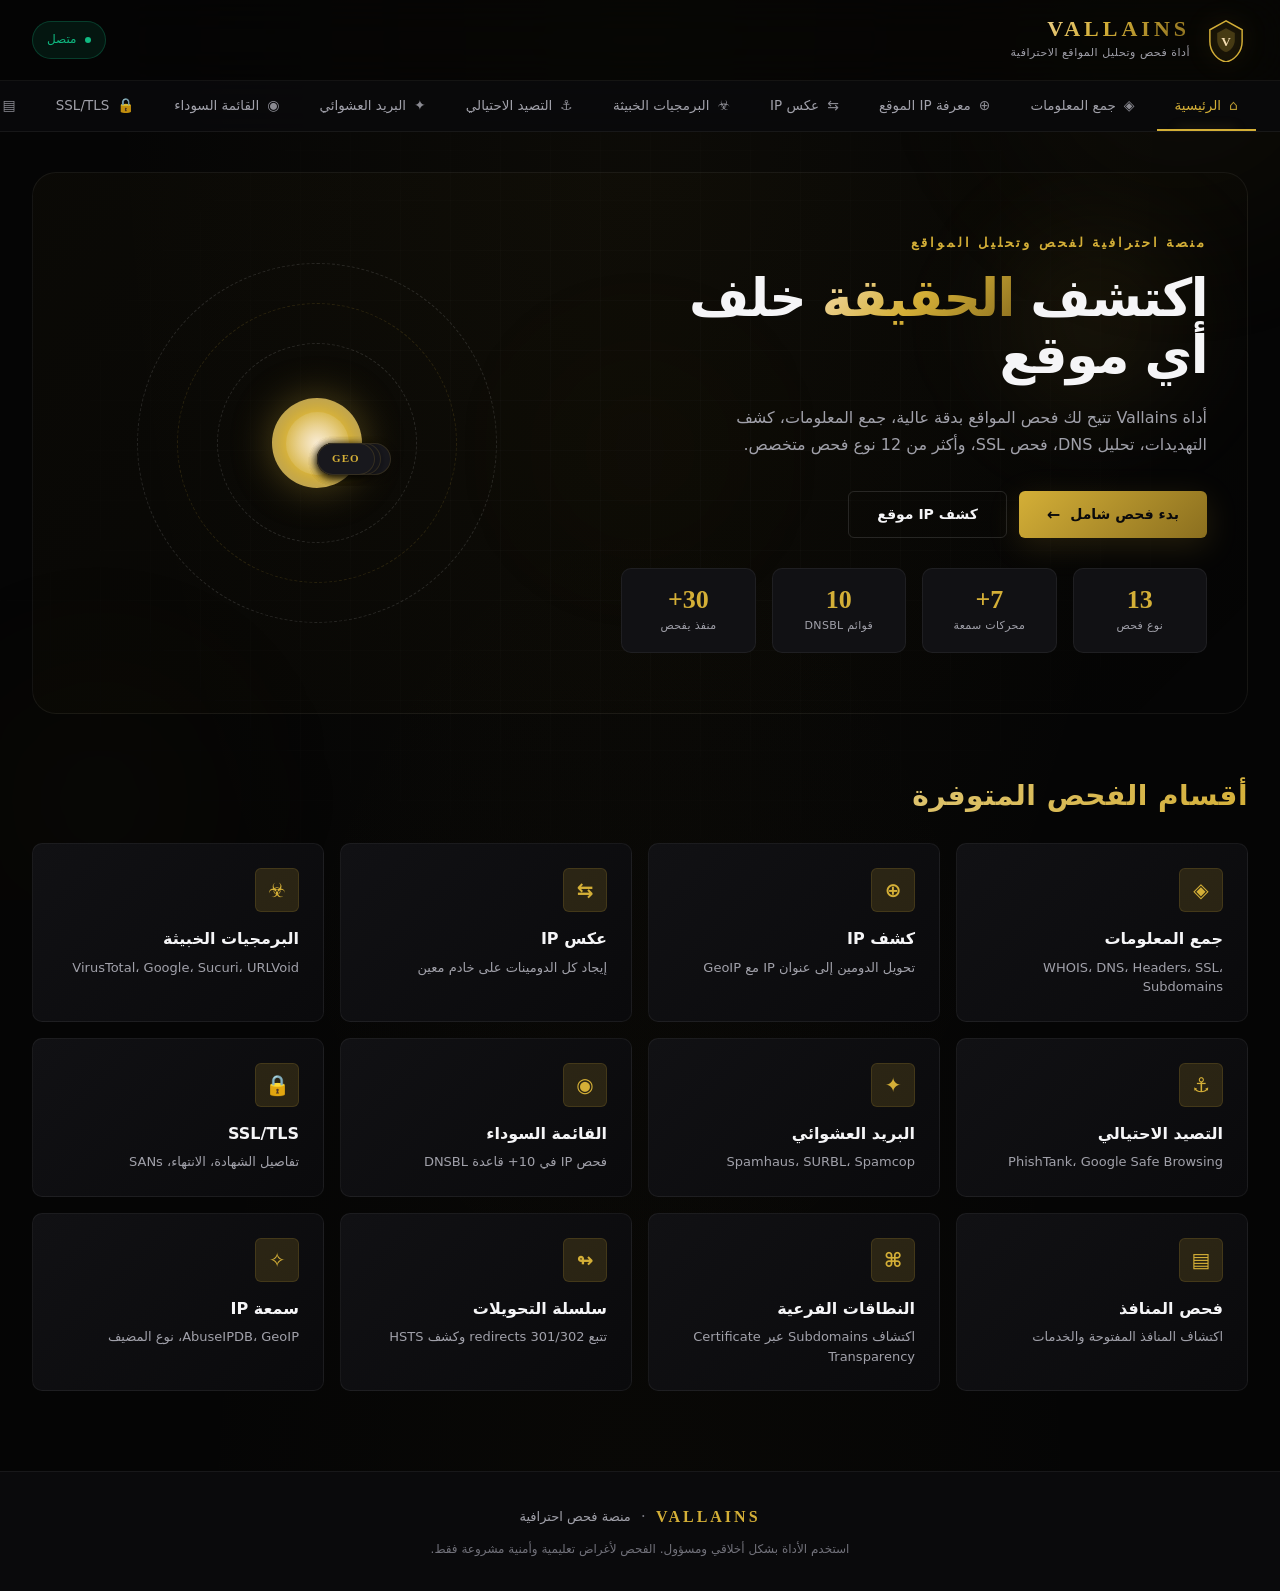
<file: index.html>
<!DOCTYPE html>
<html lang="ar" dir="rtl">
<head>
    <meta charset="UTF-8">
    <meta name="viewport" content="width=device-width, initial-scale=1.0">
    <title>Vallains — أداة فحص المواقع الاحترافية</title>
    <!-- Security Meta Tags -->
    <meta http-equiv="Content-Security-Policy" content="default-src 'self'; script-src 'self' 'unsafe-inline' https://fonts.googleapis.com https://cdn.jsdelivr.net; style-src 'self' 'unsafe-inline' https://fonts.googleapis.com; font-src 'self' https://fonts.gstatic.com; img-src 'self' data:; connect-src 'self' https://dns.google https://ipapi.co http://ip-api.com https://api.hackertarget.com https://api.sublist3r.com;">
    <meta http-equiv="X-Content-Type-Options" content="nosniff">
    <meta http-equiv="X-Frame-Options" content="DENY">
    <meta http-equiv="X-XSS-Protection" content="1; mode=block">
    <meta name="robots" content="noindex, nofollow">
    <meta name="referrer" content="strict-origin-when-cross-origin">
    <!-- Disable browser features -->
    <meta name="permissions-policy" content="geolocation=(), microphone=(), camera=()">
    <link rel="preconnect" href="https://fonts.googleapis.com">
    <link rel="preconnect" href="https://fonts.gstatic.com" crossorigin>
    <link href="https://fonts.googleapis.com/css2?family=Cairo:wght@300;400;500;600;700;800;900&family=Cinzel:wght@400;500;600;700;800&family=JetBrains+Mono:wght@400;500;600&display=swap" rel="stylesheet">
    <link rel="stylesheet" href="./css/style.css">
</head>
<body>
    <div class="bg-effects">
        <div class="orb orb-1"></div>
        <div class="orb orb-2"></div>
        <div class="orb orb-3"></div>
        <div class="grid-overlay"></div>
    </div>

    <header class="header">
        <div class="header-inner">
            <div class="brand">
                <div class="logo-mark">
                    <svg viewBox="0 0 60 60" fill="none" xmlns="http://www.w3.org/2000/svg">
                        <path d="M30 4L8 16v16c0 13.3 9.4 25.3 22 28 12.6-2.7 22-14.7 22-28V16L30 4z" stroke="url(#g1)" stroke-width="2" fill="rgba(212,175,55,0.05)"/>
                        <path d="M30 14L18 20.4v9.6c0 7.8 5.5 14.7 12 16.4 6.5-1.7 12-8.6 12-16.4v-9.6L30 14z" fill="url(#g2)" opacity="0.6"/>
                        <text x="30" y="38" text-anchor="middle" font-family="Cinzel" font-weight="700" font-size="18" fill="url(#g3)">V</text>
                        <defs>
                            <linearGradient id="g1" x1="0" y1="0" x2="60" y2="60">
                                <stop offset="0%" stop-color="#D4AF37"/>
                                <stop offset="100%" stop-color="#8B6F1F"/>
                            </linearGradient>
                            <linearGradient id="g2" x1="0" y1="0" x2="0" y2="60">
                                <stop offset="0%" stop-color="#D4AF37" stop-opacity="0.4"/>
                                <stop offset="100%" stop-color="#8B6F1F" stop-opacity="0.1"/>
                            </linearGradient>
                            <linearGradient id="g3" x1="0" y1="0" x2="0" y2="40">
                                <stop offset="0%" stop-color="#F5DEB3"/>
                                <stop offset="100%" stop-color="#D4AF37"/>
                            </linearGradient>
                        </defs>
                    </svg>
                </div>
                <div class="brand-text">
                    <h1 class="brand-name">VALLAINS</h1>
                    <p class="brand-tagline">أداة فحص وتحليل المواقع الاحترافية</p>
                </div>
            </div>
            <div class="header-status">
                <span class="status-dot"></span>
                <span class="status-text">متصل</span>
            </div>
        </div>
    </header>

    <nav class="tabs-nav">
        <div class="tabs-inner">
            <button class="tab-btn active" data-tab="home">
                <span class="tab-icon">⌂</span>
                <span>الرئيسية</span>
            </button>
            <button class="tab-btn" data-tab="info">
                <span class="tab-icon">◈</span>
                <span>جمع المعلومات</span>
            </button>
            <button class="tab-btn" data-tab="resolve">
                <span class="tab-icon">⊕</span>
                <span>معرفة IP الموقع</span>
            </button>
            <button class="tab-btn" data-tab="reverse">
                <span class="tab-icon">⇆</span>
                <span>عكس IP</span>
            </button>
            <button class="tab-btn" data-tab="malware">
                <span class="tab-icon">☣</span>
                <span>البرمجيات الخبيثة</span>
            </button>
            <button class="tab-btn" data-tab="phishing">
                <span class="tab-icon">⚓</span>
                <span>التصيد الاحتيالي</span>
            </button>
            <button class="tab-btn" data-tab="spam">
                <span class="tab-icon">✦</span>
                <span>البريد العشوائي</span>
            </button>
            <button class="tab-btn" data-tab="blacklist">
                <span class="tab-icon">◉</span>
                <span>القائمة السوداء</span>
            </button>
            <button class="tab-btn" data-tab="ssl">
                <span class="tab-icon">🔒</span>
                <span>SSL/TLS</span>
            </button>
            <button class="tab-btn" data-tab="ports">
                <span class="tab-icon">▤</span>
                <span>فحص المنافذ</span>
            </button>
            <button class="tab-btn" data-tab="subdomains">
                <span class="tab-icon">⌘</span>
                <span>النطاقات الفرعية</span>
            </button>
            <button class="tab-btn" data-tab="redirects">
                <span class="tab-icon">↬</span>
                <span>التحويلات</span>
            </button>
            <button class="tab-btn" data-tab="reputation">
                <span class="tab-icon">✧</span>
                <span>سمعة IP</span>
            </button>
            <button class="tab-btn" data-tab="vulns">
                <span class="tab-icon">🔴</span>
                <span>الثغرات</span>
            </button>
            <button class="tab-btn" data-tab="email">
                <span class="tab-icon">📧</span>
                <span>أمان البريد</span>
            </button>
            <button class="tab-btn" data-tab="dnssec">
                <span class="tab-icon">🔐</span>
                <span>DNSSEC</span>
            </button>
        </div>
    </nav>

    <main class="main">
        <div class="tab-content active" id="tab-home">
            <div class="hero">
                <div class="hero-content">
                    <p class="hero-eyebrow">منصة احترافية لفحص وتحليل المواقع</p>
                    <h2 class="hero-title">اكتشف <span class="gold">الحقيقة</span> خلف أي موقع</h2>
                    <p class="hero-desc">أداة Vallains تتيح لك فحص المواقع بدقة عالية، جمع المعلومات، كشف التهديدات، تحليل DNS، فحص SSL، وأكثر من 12 نوع فحص متخصص.</p>
                    <div class="hero-actions">
                        <button class="btn-primary" data-tab-action="info">
                            <span>بدء فحص شامل</span>
                            <span class="btn-arrow">←</span>
                        </button>
                        <button class="btn-ghost" data-tab-action="resolve">
                            <span>كشف IP موقع</span>
                        </button>
                    </div>
                    <div class="stats-row">
                        <div class="stat-box">
                            <div class="stat-num">13</div>
                            <div class="stat-label">نوع فحص</div>
                        </div>
                        <div class="stat-box">
                            <div class="stat-num">7+</div>
                            <div class="stat-label">محركات سمعة</div>
                        </div>
                        <div class="stat-box">
                            <div class="stat-num">10</div>
                            <div class="stat-label">قوائم DNSBL</div>
                        </div>
                        <div class="stat-box">
                            <div class="stat-num">30+</div>
                            <div class="stat-label">منفذ يفحص</div>
                        </div>
                    </div>
                </div>
                <div class="hero-visual">
                    <div class="orbit">
                        <div class="orbit-ring ring-1"></div>
                        <div class="orbit-ring ring-2"></div>
                        <div class="orbit-ring ring-3"></div>
                        <div class="orbit-core">
                            <div class="core-inner"></div>
                        </div>
                        <div class="orbit-node n1">DNS</div>
                        <div class="orbit-node n2">SSL</div>
                        <div class="orbit-node n3">IP</div>
                        <div class="orbit-node n4">WHOIS</div>
                        <div class="orbit-node n5">SCAN</div>
                        <div class="orbit-node n6">GEO</div>
                    </div>
                </div>
            </div>

            <section class="features">
                <h3 class="section-title">أقسام الفحص المتوفرة</h3>
                <div class="features-grid">
                    <div class="feature-card" data-tab-action="info">
                        <div class="feature-icon">◈</div>
                        <h4>جمع المعلومات</h4>
                        <p>WHOIS، DNS، Headers، SSL، Subdomains</p>
                    </div>
                    <div class="feature-card" data-tab-action="resolve">
                        <div class="feature-icon">⊕</div>
                        <h4>كشف IP</h4>
                        <p>تحويل الدومين إلى عنوان IP مع GeoIP</p>
                    </div>
                    <div class="feature-card" data-tab-action="reverse">
                        <div class="feature-icon">⇆</div>
                        <h4>عكس IP</h4>
                        <p>إيجاد كل الدومينات على خادم معين</p>
                    </div>
                    <div class="feature-card" data-tab-action="malware">
                        <div class="feature-icon">☣</div>
                        <h4>البرمجيات الخبيثة</h4>
                        <p>VirusTotal، Google، Sucuri، URLVoid</p>
                    </div>
                    <div class="feature-card" data-tab-action="phishing">
                        <div class="feature-icon">⚓</div>
                        <h4>التصيد الاحتيالي</h4>
                        <p>PhishTank، Google Safe Browsing</p>
                    </div>
                    <div class="feature-card" data-tab-action="spam">
                        <div class="feature-icon">✦</div>
                        <h4>البريد العشوائي</h4>
                        <p>Spamhaus، SURBL، Spamcop</p>
                    </div>
                    <div class="feature-card" data-tab-action="blacklist">
                        <div class="feature-icon">◉</div>
                        <h4>القائمة السوداء</h4>
                        <p>فحص IP في 10+ قاعدة DNSBL</p>
                    </div>
                    <div class="feature-card" data-tab-action="ssl">
                        <div class="feature-icon">🔒</div>
                        <h4>SSL/TLS</h4>
                        <p>تفاصيل الشهادة، الانتهاء، SANs</p>
                    </div>
                    <div class="feature-card" data-tab-action="ports">
                        <div class="feature-icon">▤</div>
                        <h4>فحص المنافذ</h4>
                        <p>اكتشاف المنافذ المفتوحة والخدمات</p>
                    </div>
                    <div class="feature-card" data-tab-action="subdomains">
                        <div class="feature-icon">⌘</div>
                        <h4>النطاقات الفرعية</h4>
                        <p>اكتشاف Subdomains عبر Certificate Transparency</p>
                    </div>
                    <div class="feature-card" data-tab-action="redirects">
                        <div class="feature-icon">↬</div>
                        <h4>سلسلة التحويلات</h4>
                        <p>تتبع 301/302 redirects وكشف HSTS</p>
                    </div>
                    <div class="feature-card" data-tab-action="reputation">
                        <div class="feature-icon">✧</div>
                        <h4>سمعة IP</h4>
                        <p>AbuseIPDB، GeoIP، نوع المضيف</p>
                    </div>
                </div>
            </section>
        </div>

        <div class="tab-content" id="tab-info">
            <div class="section-header">
                <h2 class="section-title-large">◈ جمع المعلومات الشامل</h2>
                <p class="section-desc">فحص كامل يشمل WHOIS, DNS, HTTP Headers, SSL, Subdomains, GeoIP</p>
            </div>
            <div class="input-group">
                <input type="text" id="info-target" class="text-input" placeholder="example.com" dir="ltr" autocomplete="off">
                <button class="btn-execute" data-action="info">
                    <span class="btn-label">فحص</span>
                    <span class="btn-icon">◈</span>
                </button>
                <button class="btn-scan-all btn-primary" style="background: linear-gradient(135deg, #DC2626 0%, #991B1B 100%);">
                    <span class="btn-label">🔴 فحص شامل</span>
                </button>
            </div>
        </div>

        <div class="tab-content" id="tab-resolve">
            <div class="section-header">
                <h2 class="section-title-large">⊕ كشف عنوان IP</h2>
                <p class="section-desc">تحويل اسم الدومين إلى عنوان IP مع بيانات GeoIP الكاملة</p>
            </div>
            <div class="input-group">
                <input type="text" id="resolve-target" class="text-input" placeholder="example.com" dir="ltr" autocomplete="off">
                <button class="btn-execute" data-action="resolve">
                    <span class="btn-label">كشف IP</span>
                    <span class="btn-icon">⊕</span>
                </button>
            </div>
        </div>

        <div class="tab-content" id="tab-reverse">
            <div class="section-header">
                <h2 class="section-title-large">⇆ عكس DNS / IP</h2>
                <p class="section-desc">إيجاد اسم المضيف وكل المواقع المستضافة على نفس الخادم</p>
            </div>
            <div class="input-group">
                <input type="text" id="reverse-target" class="text-input" placeholder="8.8.8.8" dir="ltr" autocomplete="off">
                <button class="btn-execute" data-action="reverse">
                    <span class="btn-label">عكس البحث</span>
                    <span class="btn-icon">⇆</span>
                </button>
            </div>
        </div>

        <div class="tab-content" id="tab-malware">
            <div class="section-header">
                <h2 class="section-title-large">☣ فحص البرمجيات الخبيثة</h2>
                <p class="section-desc">فحص عبر أقوى محركات الفحص العالمية لكشف Malware, Trojan, Virus</p>
            </div>
            <div class="input-group">
                <input type="text" id="malware-target" class="text-input" placeholder="example.com" dir="ltr" autocomplete="off">
                <button class="btn-execute" data-action="threat-malware">
                    <span class="btn-label">فحص شامل</span>
                    <span class="btn-icon">☣</span>
                </button>
            </div>
        </div>

        <div class="tab-content" id="tab-phishing">
            <div class="section-header">
                <h2 class="section-title-large">⚓ فحص التصيد الاحتيالي</h2>
                <p class="section-desc">اكتشاف مواقع الـ Phishing وقواعد بيانات الـ Fraud المعروفة</p>
            </div>
            <div class="input-group">
                <input type="text" id="phishing-target" class="text-input" placeholder="example.com" dir="ltr" autocomplete="off">
                <button class="btn-execute" data-action="threat-phishing">
                    <span class="btn-label">كشف التصيد</span>
                    <span class="btn-icon">⚓</span>
                </button>
            </div>
        </div>

        <div class="tab-content" id="tab-spam">
            <div class="section-header">
                <h2 class="section-title-large">✦ فحص البريد العشوائي (Spam)</h2>
                <p class="section-desc">التحقق من إدراج الـ IP في قوائم Spamhaus و SURBL العالمية</p>
            </div>
            <div class="input-group">
                <input type="text" id="spam-target" class="text-input" placeholder="example.com أو IP" dir="ltr" autocomplete="off">
                <button class="btn-execute" data-action="blacklist">
                    <span class="btn-label">فحص الـ Spam</span>
                    <span class="btn-icon">✦</span>
                </button>
            </div>
        </div>

        <div class="tab-content" id="tab-blacklist">
            <div class="section-header">
                <h2 class="section-title-large">◉ فحص القائمة السوداء DNSBL</h2>
                <p class="section-desc">اختبار IP في 10 قواعد بيانات عالمية معروفة للقوائم السوداء</p>
            </div>
            <div class="input-group">
                <input type="text" id="blacklist-target" class="text-input" placeholder="example.com أو IP" dir="ltr" autocomplete="off">
                <button class="btn-execute" data-action="blacklist">
                    <span class="btn-label">فحص القوائم</span>
                    <span class="btn-icon">◉</span>
                </button>
            </div>
        </div>

        <div class="tab-content" id="tab-ssl">
            <div class="section-header">
                <h2 class="section-title-large">🔒 فحص شهادة SSL/TLS</h2>
                <p class="section-desc">تفاصيل الشهادة، الجهة المُصدرة، تاريخ الانتهاء، SANs</p>
            </div>
            <div class="input-group">
                <input type="text" id="ssl-target" class="text-input" placeholder="example.com" dir="ltr" autocomplete="off">
                <button class="btn-execute" data-action="ssl">
                    <span class="btn-label">فحص SSL</span>
                    <span class="btn-icon">🔒</span>
                </button>
            </div>
        </div>

        <div class="tab-content" id="tab-ports">
            <div class="section-header">
                <h2 class="section-title-large">▤ فحص المنافذ المفتوحة</h2>
                <p class="section-desc">اكتشاف المنافذ النشطة والخدمات العاملة على الخادم (30+ منفذ)</p>
            </div>
            <div class="input-group">
                <input type="text" id="ports-target" class="text-input" placeholder="example.com أو IP" dir="ltr" autocomplete="off">
                <button class="btn-execute" data-action="ports">
                    <span class="btn-label">فحص المنافذ</span>
                    <span class="btn-icon">▤</span>
                </button>
            </div>
        </div>

        <div class="tab-content" id="tab-subdomains">
            <div class="section-header">
                <h2 class="section-title-large">⌘ اكتشاف النطاقات الفرعية</h2>
                <p class="section-desc">جمع Subdomains من سجلات Certificate Transparency</p>
            </div>
            <div class="input-group">
                <input type="text" id="subdomains-target" class="text-input" placeholder="example.com" dir="ltr" autocomplete="off">
                <button class="btn-execute" data-action="subdomains">
                    <span class="btn-label">اكتشاف النطاقات</span>
                    <span class="btn-icon">⌘</span>
                </button>
            </div>
        </div>

        <div class="tab-content" id="tab-redirects">
            <div class="section-header">
                <h2 class="section-title-large">↬ تتبع سلسلة التحويلات</h2>
                <p class="section-desc">تتبع 301/302 redirects وكشف رؤوس الأمان في كل قفزة</p>
            </div>
            <div class="input-group">
                <input type="text" id="redirects-target" class="text-input" placeholder="example.com" dir="ltr" autocomplete="off">
                <button class="btn-execute" data-action="redirects">
                    <span class="btn-label">تتبع التحويلات</span>
                    <span class="btn-icon">↬</span>
                </button>
            </div>
        </div>

        <div class="tab-content" id="tab-reputation">
            <div class="section-header">
                <h2 class="section-title-large">✧ سمعة وتحليل IP</h2>
                <p class="section-desc">AbuseIPDB، GeoIP، تحديد نوع المضيف (استضافة/سكني/موبايل)</p>
            </div>
            <div class="input-group">
                <input type="text" id="reputation-target" class="text-input" placeholder="example.com أو IP" dir="ltr" autocomplete="off">
                <button class="btn-execute" data-action="reputation">
                    <span class="btn-label">تحليل السمعة</span>
                    <span class="btn-icon">✧</span>
                </button>
            </div>
        </div>

        <div class="tab-content" id="tab-vulns">
            <div class="section-header">
                <h2 class="section-title-large">🔴 فحص الثغرات الأمنية</h2>
                <p class="section-desc">اكتشاف الثغرات الشائعة: .git exposed، debug mode، phpinfo، open directories</p>
            </div>
            <div class="input-group">
                <input type="text" id="vulns-target" class="text-input" placeholder="example.com" dir="ltr" autocomplete="off">
                <button class="btn-execute" data-action="vulns">
                    <span class="btn-label">فحص الثغرات</span>
                    <span class="btn-icon">🔴</span>
                </button>
            </div>
        </div>

        <div class="tab-content" id="tab-email">
            <div class="section-header">
                <h2 class="section-title-large">📧 أمان البريد الإلكتروني</h2>
                <p class="section-desc">فحص SPF, DKIM, DMARC records وأمان خوادم البريد</p>
            </div>
            <div class="input-group">
                <input type="text" id="email-target" class="text-input" placeholder="example.com" dir="ltr" autocomplete="off">
                <button class="btn-execute" data-action="email">
                    <span class="btn-label">فحص أمان البريد</span>
                    <span class="btn-icon">📧</span>
                </button>
            </div>
        </div>

        <div class="tab-content" id="tab-dnssec">
            <div class="section-header">
                <h2 class="section-title-large">🔐 DNSSEC و DNS</h2>
                <p class="section-desc">فحص DNSSEC وانتشار DNS عبر خوادم متعددة</p>
            </div>
            <div class="input-group">
                <input type="text" id="dnssec-target" class="text-input" placeholder="example.com" dir="ltr" autocomplete="off">
                <button class="btn-execute" data-action="dnssec">
                    <span class="btn-label">فحص DNSSEC</span>
                    <span class="btn-icon">🔐</span>
                </button>
            </div>
        </div>

        <div class="results-container" id="results" style="display:none;">
            <div class="results-header">
                <h3 id="results-title">نتائج الفحص</h3>
                <div class="results-meta">
                    <span class="meta-pill" id="results-target-display"></span>
                    <span class="meta-pill" id="results-time"></span>
                </div>
            </div>
            <div class="results-body" id="results-body"></div>
        </div>

        <div class="loader-overlay" id="loader" style="display:none;">
            <div class="loader-card">
                <div class="loader-spinner">
                    <div class="spinner-ring"></div>
                    <div class="spinner-ring"></div>
                    <div class="spinner-ring"></div>
                </div>
                <p class="loader-text" id="loader-text">جاري الفحص...</p>
                <p class="loader-sub" id="loader-sub">يرجى الانتظار</p>
            </div>
        </div>
    </main>

    <footer class="footer">
        <div class="footer-inner">
            <div class="footer-brand">
                <span class="footer-name">VALLAINS</span>
                <span class="footer-sep">·</span>
                <span class="footer-sub">منصة فحص احترافية</span>
            </div>
            <p class="footer-note">استخدم الأداة بشكل أخلاقي ومسؤول. الفحص لأغراض تعليمية وأمنية مشروعة فقط.</p>
        </div>
    </footer>

    <script src="./js/app.js"></script>
</body>
</html>
</file>
<file: css/style.css>
:root {
    --bg-0: #050505;
    --bg-1: #0a0a0c;
    --bg-2: #111114;
    --bg-3: #18181d;
    --bg-4: #1f1f25;
    --line: rgba(255, 255, 255, 0.06);
    --line-strong: rgba(255, 255, 255, 0.12);
    --gold: #D4AF37;
    --gold-bright: #F5DEB3;
    --gold-deep: #8B6F1F;
    --gold-soft: rgba(212, 175, 55, 0.15);
    --gold-glow: rgba(212, 175, 55, 0.35);
    --text-0: #f5f5f7;
    --text-1: #d4d4d8;
    --text-2: #a1a1aa;
    --text-3: #71717a;
    --danger: #DC2626;
    --danger-soft: rgba(220, 38, 38, 0.12);
    --warning: #F59E0B;
    --warning-soft: rgba(245, 158, 11, 0.12);
    --success: #10B981;
    --success-soft: rgba(16, 185, 129, 0.12);
    --info: #3B82F6;
    --info-soft: rgba(59, 130, 246, 0.12);
    --shadow-sm: 0 2px 8px rgba(0, 0, 0, 0.3);
    --shadow-md: 0 8px 24px rgba(0, 0, 0, 0.4);
    --shadow-lg: 0 16px 48px rgba(0, 0, 0, 0.5);
    --shadow-gold: 0 8px 32px rgba(212, 175, 55, 0.15);
    --radius-sm: 6px;
    --radius-md: 10px;
    --radius-lg: 16px;
    --radius-xl: 24px;
    --font-ar: 'Cairo', system-ui, sans-serif;
    --font-en: 'Cinzel', serif;
    --font-mono: 'JetBrains Mono', monospace;
}

* {
    box-sizing: border-box;
    margin: 0;
    padding: 0;
}

html, body {
    background: var(--bg-0);
    color: var(--text-0);
    font-family: var(--font-ar);
    font-weight: 400;
    min-height: 100vh;
    line-height: 1.6;
    -webkit-font-smoothing: antialiased;
    -moz-osx-font-smoothing: grayscale;
    overflow-x: hidden;
}

body {
    background:
        radial-gradient(ellipse at top, rgba(212, 175, 55, 0.04), transparent 60%),
        radial-gradient(ellipse at bottom, rgba(139, 111, 31, 0.03), transparent 50%),
        var(--bg-0);
}

.bg-effects {
    position: fixed;
    inset: 0;
    z-index: 0;
    pointer-events: none;
    overflow: hidden;
}

.orb {
    position: absolute;
    border-radius: 50%;
    filter: blur(80px);
    opacity: 0.5;
    animation: float 20s ease-in-out infinite;
}

.orb-1 {
    width: 500px;
    height: 500px;
    background: radial-gradient(circle, rgba(212, 175, 55, 0.15), transparent 70%);
    top: -200px;
    right: -150px;
}

.orb-2 {
    width: 400px;
    height: 400px;
    background: radial-gradient(circle, rgba(139, 111, 31, 0.1), transparent 70%);
    bottom: -100px;
    left: -100px;
    animation-delay: -7s;
}

.orb-3 {
    width: 300px;
    height: 300px;
    background: radial-gradient(circle, rgba(212, 175, 55, 0.08), transparent 70%);
    top: 50%;
    left: 50%;
    transform: translate(-50%, -50%);
    animation-delay: -14s;
}

.grid-overlay {
    position: absolute;
    inset: 0;
    background-image:
        linear-gradient(rgba(255, 255, 255, 0.015) 1px, transparent 1px),
        linear-gradient(90deg, rgba(255, 255, 255, 0.015) 1px, transparent 1px);
    background-size: 50px 50px;
    mask-image: radial-gradient(ellipse at center, black 30%, transparent 80%);
}

@keyframes float {
    0%, 100% { transform: translate(0, 0) scale(1); }
    33% { transform: translate(40px, -30px) scale(1.1); }
    66% { transform: translate(-30px, 40px) scale(0.9); }
}

@keyframes pulse-gold {
    0%, 100% { box-shadow: 0 0 0 0 rgba(212, 175, 55, 0.4); }
    50% { box-shadow: 0 0 0 10px rgba(212, 175, 55, 0); }
}

@keyframes fadeIn {
    from { opacity: 0; transform: translateY(8px); }
    to { opacity: 1; transform: translateY(0); }
}

@keyframes slideUp {
    from { opacity: 0; transform: translateY(20px); }
    to { opacity: 1; transform: translateY(0); }
}

@keyframes spin {
    to { transform: rotate(360deg); }
}

@keyframes shimmer {
    0% { background-position: -200% 0; }
    100% { background-position: 200% 0; }
}

.header {
    position: sticky;
    top: 0;
    z-index: 50;
    background: rgba(5, 5, 5, 0.7);
    backdrop-filter: blur(20px) saturate(180%);
    -webkit-backdrop-filter: blur(20px) saturate(180%);
    border-bottom: 1px solid var(--line);
}

.header-inner {
    max-width: 1400px;
    margin: 0 auto;
    padding: 18px 32px;
    display: flex;
    align-items: center;
    justify-content: space-between;
    gap: 24px;
}

.brand {
    display: flex;
    align-items: center;
    gap: 14px;
}

.logo-mark {
    width: 44px;
    height: 44px;
    display: flex;
    align-items: center;
    justify-content: center;
    filter: drop-shadow(0 0 12px rgba(212, 175, 55, 0.3));
}

.logo-mark svg {
    width: 100%;
    height: 100%;
}

.brand-name {
    font-family: var(--font-en);
    font-size: 22px;
    font-weight: 700;
    letter-spacing: 4px;
    background: linear-gradient(135deg, var(--gold-bright) 0%, var(--gold) 50%, var(--gold-deep) 100%);
    -webkit-background-clip: text;
    background-clip: text;
    -webkit-text-fill-color: transparent;
    margin: 0;
    line-height: 1;
}

.brand-tagline {
    font-size: 11px;
    color: var(--text-2);
    margin: 4px 0 0;
    letter-spacing: 0.5px;
    font-weight: 500;
}

.header-status {
    display: flex;
    align-items: center;
    gap: 8px;
    padding: 8px 14px;
    background: rgba(16, 185, 129, 0.1);
    border: 1px solid rgba(16, 185, 129, 0.25);
    border-radius: 100px;
    font-size: 12px;
    color: var(--success);
    font-weight: 500;
}

.status-dot {
    width: 6px;
    height: 6px;
    background: var(--success);
    border-radius: 50%;
    animation: pulse-gold 2s ease-in-out infinite;
}

.tabs-nav {
    position: sticky;
    top: 80px;
    z-index: 40;
    background: rgba(10, 10, 12, 0.85);
    backdrop-filter: blur(20px);
    -webkit-backdrop-filter: blur(20px);
    border-bottom: 1px solid var(--line);
    overflow-x: auto;
    scrollbar-width: thin;
    scrollbar-color: var(--gold-deep) transparent;
}

.tabs-nav::-webkit-scrollbar {
    height: 6px;
}

.tabs-nav::-webkit-scrollbar-track {
    background: transparent;
}

.tabs-nav::-webkit-scrollbar-thumb {
    background: var(--gold-deep);
    border-radius: 3px;
}

.tabs-inner {
    max-width: 1400px;
    margin: 0 auto;
    padding: 0 24px;
    display: flex;
    gap: 4px;
    min-width: max-content;
}

.tab-btn {
    background: transparent;
    border: none;
    color: var(--text-2);
    padding: 16px 18px;
    font-family: var(--font-ar);
    font-size: 13.5px;
    font-weight: 500;
    cursor: pointer;
    border-bottom: 2px solid transparent;
    transition: all 0.25s ease;
    display: flex;
    align-items: center;
    gap: 8px;
    white-space: nowrap;
    position: relative;
}

.tab-btn:hover {
    color: var(--text-0);
    background: rgba(255, 255, 255, 0.02);
}

.tab-btn.active {
    color: var(--gold);
    border-bottom-color: var(--gold);
}

.tab-btn.active::after {
    content: '';
    position: absolute;
    bottom: -2px;
    left: 50%;
    transform: translateX(-50%);
    width: 60%;
    height: 2px;
    background: linear-gradient(90deg, transparent, var(--gold), transparent);
    box-shadow: 0 0 12px var(--gold-glow);
}

.tab-icon {
    font-size: 14px;
    opacity: 0.85;
}

.main {
    max-width: 1400px;
    margin: 0 auto;
    padding: 40px 32px 80px;
    position: relative;
    z-index: 1;
}

.tab-content {
    display: none;
    animation: fadeIn 0.4s ease;
}

.tab-content.active {
    display: block;
}

.section-header {
    margin-bottom: 28px;
    text-align: center;
    padding: 20px 0;
}

.section-title {
    font-size: 28px;
    font-weight: 700;
    margin: 0 0 8px;
    background: linear-gradient(135deg, var(--text-0) 0%, var(--gold) 100%);
    -webkit-background-clip: text;
    background-clip: text;
    -webkit-text-fill-color: transparent;
    letter-spacing: 0.5px;
}

.section-title-large {
    font-size: 32px;
    font-weight: 800;
    margin: 0 0 10px;
    color: var(--text-0);
    letter-spacing: -0.5px;
}

.section-title-large::before {
    content: '';
    display: inline-block;
    width: 4px;
    height: 28px;
    background: linear-gradient(180deg, var(--gold), var(--gold-deep));
    margin-left: 12px;
    vertical-align: middle;
    border-radius: 2px;
}

.section-desc {
    color: var(--text-2);
    font-size: 14px;
    max-width: 600px;
    margin: 0 auto;
}

.input-group {
    display: flex;
    gap: 12px;
    max-width: 700px;
    margin: 0 auto;
    background: var(--bg-2);
    border: 1px solid var(--line);
    border-radius: var(--radius-md);
    padding: 6px;
    transition: all 0.3s ease;
}

.input-group:focus-within {
    border-color: var(--gold);
    box-shadow: 0 0 0 3px var(--gold-soft);
}

.text-input {
    flex: 1;
    background: transparent;
    border: none;
    color: var(--text-0);
    padding: 14px 18px;
    font-family: var(--font-mono);
    font-size: 15px;
    font-weight: 500;
    outline: none;
    text-align: left;
    direction: ltr;
}

.text-input::placeholder {
    color: var(--text-3);
    font-weight: 400;
}

.btn-execute {
    background: linear-gradient(135deg, var(--gold) 0%, var(--gold-deep) 100%);
    color: #0a0a0c;
    border: none;
    padding: 12px 24px;
    border-radius: var(--radius-sm);
    font-family: var(--font-ar);
    font-size: 14px;
    font-weight: 700;
    cursor: pointer;
    transition: all 0.25s ease;
    display: flex;
    align-items: center;
    gap: 8px;
    white-space: nowrap;
    box-shadow: 0 4px 12px rgba(212, 175, 55, 0.2);
}

.btn-execute:hover {
    transform: translateY(-1px);
    box-shadow: 0 6px 20px rgba(212, 175, 55, 0.35);
    background: linear-gradient(135deg, var(--gold-bright) 0%, var(--gold) 100%);
}

.btn-execute:active {
    transform: translateY(0);
}

.btn-execute:disabled {
    opacity: 0.5;
    cursor: not-allowed;
    transform: none;
}

.btn-icon {
    font-size: 16px;
    font-weight: 800;
}

.hero {
    display: grid;
    grid-template-columns: 1.2fr 1fr;
    gap: 60px;
    align-items: center;
    padding: 60px 40px;
    margin-bottom: 60px;
    background: linear-gradient(135deg, rgba(212, 175, 55, 0.03), transparent);
    border: 1px solid var(--line);
    border-radius: var(--radius-xl);
    position: relative;
    overflow: hidden;
}

.hero::before {
    content: '';
    position: absolute;
    top: 0;
    right: 0;
    width: 300px;
    height: 300px;
    background: radial-gradient(circle, rgba(212, 175, 55, 0.1), transparent 70%);
    filter: blur(40px);
}

.hero-content {
    position: relative;
    z-index: 1;
}

.hero-eyebrow {
    color: var(--gold);
    font-size: 13px;
    font-weight: 600;
    letter-spacing: 3px;
    text-transform: uppercase;
    margin: 0 0 16px;
    font-family: var(--font-en);
}

.hero-title {
    font-size: 52px;
    font-weight: 900;
    line-height: 1.1;
    margin: 0 0 20px;
    color: var(--text-0);
    letter-spacing: -1.5px;
}

.gold {
    background: linear-gradient(135deg, var(--gold-bright) 0%, var(--gold) 50%, var(--gold-deep) 100%);
    -webkit-background-clip: text;
    background-clip: text;
    -webkit-text-fill-color: transparent;
    position: relative;
}

.hero-desc {
    color: var(--text-2);
    font-size: 16px;
    line-height: 1.7;
    margin: 0 0 32px;
    max-width: 540px;
}

.hero-actions {
    display: flex;
    gap: 12px;
    margin-bottom: 40px;
    flex-wrap: wrap;
}

.btn-primary {
    background: linear-gradient(135deg, var(--gold) 0%, var(--gold-deep) 100%);
    color: #0a0a0c;
    border: none;
    padding: 14px 28px;
    border-radius: var(--radius-sm);
    font-family: var(--font-ar);
    font-size: 14px;
    font-weight: 700;
    cursor: pointer;
    transition: all 0.25s ease;
    display: flex;
    align-items: center;
    gap: 10px;
    box-shadow: var(--shadow-gold);
}

.btn-primary:hover {
    transform: translateY(-2px);
    box-shadow: 0 12px 32px rgba(212, 175, 55, 0.45);
}

.btn-arrow {
    font-size: 16px;
    transition: transform 0.25s ease;
}

.btn-primary:hover .btn-arrow {
    transform: translateX(-4px);
}

.btn-ghost {
    background: transparent;
    color: var(--text-0);
    border: 1px solid var(--line-strong);
    padding: 14px 28px;
    border-radius: var(--radius-sm);
    font-family: var(--font-ar);
    font-size: 14px;
    font-weight: 600;
    cursor: pointer;
    transition: all 0.25s ease;
}

.btn-ghost:hover {
    border-color: var(--gold);
    color: var(--gold);
    background: var(--gold-soft);
}

.stats-row {
    display: grid;
    grid-template-columns: repeat(4, 1fr);
    gap: 16px;
}

.stat-box {
    background: var(--bg-2);
    border: 1px solid var(--line);
    border-radius: var(--radius-md);
    padding: 18px 12px;
    text-align: center;
    transition: all 0.25s ease;
}

.stat-box:hover {
    border-color: var(--gold-soft);
    transform: translateY(-2px);
}

.stat-num {
    font-family: var(--font-en);
    font-size: 26px;
    font-weight: 700;
    color: var(--gold);
    margin: 0 0 4px;
    line-height: 1;
}

.stat-label {
    font-size: 11px;
    color: var(--text-2);
    font-weight: 500;
    letter-spacing: 0.3px;
}

.hero-visual {
    position: relative;
    height: 400px;
    display: flex;
    align-items: center;
    justify-content: center;
}

.orbit {
    position: relative;
    width: 360px;
    height: 360px;
}

.orbit-ring {
    position: absolute;
    top: 50%;
    left: 50%;
    border: 1px dashed var(--line-strong);
    border-radius: 50%;
    transform: translate(-50%, -50%);
    animation: spin 60s linear infinite;
}

.ring-1 {
    width: 200px;
    height: 200px;
    animation-duration: 30s;
}

.ring-2 {
    width: 280px;
    height: 280px;
    animation-duration: 50s;
    animation-direction: reverse;
    border-color: var(--gold-soft);
}

.ring-3 {
    width: 360px;
    height: 360px;
    animation-duration: 80s;
}

.orbit-core {
    position: absolute;
    top: 50%;
    left: 50%;
    transform: translate(-50%, -50%);
    width: 90px;
    height: 90px;
    background: radial-gradient(circle, var(--gold-bright), var(--gold), var(--gold-deep));
    border-radius: 50%;
    box-shadow: 0 0 40px var(--gold-glow), inset 0 0 20px rgba(255, 255, 255, 0.3);
    display: flex;
    align-items: center;
    justify-content: center;
    animation: pulse-gold 3s ease-in-out infinite;
}

.core-inner {
    width: 70%;
    height: 70%;
    background: radial-gradient(circle, rgba(255, 255, 255, 0.4), transparent);
    border-radius: 50%;
}

.orbit-node {
    position: absolute;
    top: 50%;
    left: 50%;
    background: var(--bg-3);
    border: 1px solid var(--gold-soft);
    color: var(--gold);
    padding: 6px 14px;
    border-radius: 100px;
    font-family: var(--font-en);
    font-size: 11px;
    font-weight: 600;
    letter-spacing: 1px;
    box-shadow: var(--shadow-sm);
    animation: spin 30s linear infinite reverse;
    transform-origin: 0 0;
}

.orbit-node.n1 { animation: orbit-1 25s linear infinite; }
.orbit-node.n2 { animation: orbit-2 30s linear infinite; }
.orbit-node.n3 { animation: orbit-3 35s linear infinite; }
.orbit-node.n4 { animation: orbit-4 40s linear infinite; }
.orbit-node.n5 { animation: orbit-5 45s linear infinite; }
.orbit-node.n6 { animation: orbit-6 50s linear infinite; }

@keyframes orbit-1 {
    from { transform: rotate(0deg) translateX(100px) rotate(0deg); }
    to { transform: rotate(360deg) translateX(100px) rotate(-360deg); }
}
@keyframes orbit-2 {
    from { transform: rotate(60deg) translateX(140px) rotate(-60deg); }
    to { transform: rotate(420deg) translateX(140px) rotate(-420deg); }
}
@keyframes orbit-3 {
    from { transform: rotate(120deg) translateX(140px) rotate(-120deg); }
    to { transform: rotate(480deg) translateX(140px) rotate(-480deg); }
}
@keyframes orbit-4 {
    from { transform: rotate(180deg) translateX(100px) rotate(-180deg); }
    to { transform: rotate(540deg) translateX(100px) rotate(-540deg); }
}
@keyframes orbit-5 {
    from { transform: rotate(240deg) translateX(180px) rotate(-240deg); }
    to { transform: rotate(600deg) translateX(180px) rotate(-600deg); }
}
@keyframes orbit-6 {
    from { transform: rotate(300deg) translateX(180px) rotate(-300deg); }
    to { transform: rotate(660deg) translateX(180px) rotate(-660deg); }
}

.features {
    margin-top: 40px;
}

.features-grid {
    display: grid;
    grid-template-columns: repeat(auto-fill, minmax(260px, 1fr));
    gap: 16px;
    margin-top: 24px;
}

.feature-card {
    background: linear-gradient(135deg, var(--bg-2), var(--bg-1));
    border: 1px solid var(--line);
    border-radius: var(--radius-md);
    padding: 24px;
    cursor: pointer;
    transition: all 0.3s ease;
    position: relative;
    overflow: hidden;
}

.feature-card::before {
    content: '';
    position: absolute;
    top: 0;
    left: 0;
    right: 0;
    height: 1px;
    background: linear-gradient(90deg, transparent, var(--gold), transparent);
    opacity: 0;
    transition: opacity 0.3s ease;
}

.feature-card:hover {
    border-color: var(--gold-soft);
    transform: translateY(-3px);
    box-shadow: var(--shadow-gold);
}

.feature-card:hover::before {
    opacity: 1;
}

.feature-icon {
    width: 44px;
    height: 44px;
    background: var(--gold-soft);
    border: 1px solid var(--gold-soft);
    border-radius: var(--radius-sm);
    display: flex;
    align-items: center;
    justify-content: center;
    color: var(--gold);
    font-size: 20px;
    font-weight: 700;
    margin-bottom: 14px;
}

.feature-card h4 {
    font-size: 16px;
    font-weight: 700;
    color: var(--text-0);
    margin: 0 0 6px;
}

.feature-card p {
    font-size: 13px;
    color: var(--text-2);
    margin: 0;
    line-height: 1.5;
}

.results-container {
    background: var(--bg-1);
    border: 1px solid var(--line);
    border-radius: var(--radius-lg);
    margin-top: 40px;
    overflow: hidden;
    animation: slideUp 0.4s ease;
    box-shadow: var(--shadow-md);
}

.results-header {
    padding: 20px 24px;
    border-bottom: 1px solid var(--line);
    display: flex;
    align-items: center;
    justify-content: space-between;
    flex-wrap: wrap;
    gap: 12px;
    background: linear-gradient(135deg, rgba(212, 175, 55, 0.04), transparent);
}

.results-header h3 {
    font-size: 18px;
    font-weight: 700;
    color: var(--text-0);
    margin: 0;
    display: flex;
    align-items: center;
    gap: 10px;
}

.results-header h3::before {
    content: '◈';
    color: var(--gold);
    font-size: 16px;
}

.results-meta {
    display: flex;
    gap: 8px;
    flex-wrap: wrap;
}

.meta-pill {
    background: var(--bg-3);
    border: 1px solid var(--line);
    color: var(--text-1);
    padding: 5px 12px;
    border-radius: 100px;
    font-size: 12px;
    font-family: var(--font-mono);
    font-weight: 500;
    direction: ltr;
}

.results-body {
    padding: 24px;
}

.result-section {
    margin-bottom: 28px;
    animation: fadeIn 0.3s ease;
}

.result-section:last-child {
    margin-bottom: 0;
}

.result-section-title {
    font-size: 15px;
    font-weight: 700;
    color: var(--gold);
    margin: 0 0 14px;
    padding-bottom: 8px;
    border-bottom: 1px solid var(--line);
    display: flex;
    align-items: center;
    gap: 8px;
    text-transform: uppercase;
    letter-spacing: 1px;
}

.result-section-title::before {
    content: '▸';
    color: var(--gold);
}

.kv-grid {
    display: grid;
    grid-template-columns: repeat(auto-fill, minmax(280px, 1fr));
    gap: 10px;
}

.kv-item {
    background: var(--bg-2);
    border: 1px solid var(--line);
    border-radius: var(--radius-sm);
    padding: 12px 14px;
    display: flex;
    flex-direction: column;
    gap: 4px;
    transition: border-color 0.2s ease;
}

.kv-item:hover {
    border-color: var(--gold-soft);
}

.kv-key {
    font-size: 11px;
    color: var(--text-2);
    font-weight: 600;
    text-transform: uppercase;
    letter-spacing: 0.5px;
}

.kv-val {
    font-size: 14px;
    color: var(--text-0);
    font-family: var(--font-mono);
    font-weight: 500;
    word-break: break-all;
    direction: ltr;
    text-align: left;
}

.kv-val.list {
    display: flex;
    flex-direction: column;
    gap: 3px;
    font-size: 12.5px;
}

.kv-val.list span {
    background: var(--bg-3);
    padding: 3px 8px;
    border-radius: 4px;
    display: inline-block;
}

.badge {
    display: inline-flex;
    align-items: center;
    gap: 4px;
    padding: 3px 10px;
    border-radius: 100px;
    font-size: 11px;
    font-weight: 600;
    letter-spacing: 0.3px;
}

.badge-success {
    background: var(--success-soft);
    color: var(--success);
    border: 1px solid rgba(16, 185, 129, 0.3);
}

.badge-danger {
    background: var(--danger-soft);
    color: var(--danger);
    border: 1px solid rgba(220, 38, 38, 0.3);
}

.badge-warning {
    background: var(--warning-soft);
    color: var(--warning);
    border: 1px solid rgba(245, 158, 11, 0.3);
}

.badge-info {
    background: var(--info-soft);
    color: var(--info);
    border: 1px solid rgba(59, 130, 246, 0.3);
}

.badge-gold {
    background: var(--gold-soft);
    color: var(--gold);
    border: 1px solid var(--gold-soft);
}

.scanner-grid {
    display: grid;
    grid-template-columns: repeat(auto-fill, minmax(300px, 1fr));
    gap: 14px;
}

.scanner-card {
    background: linear-gradient(135deg, var(--bg-2), var(--bg-1));
    border: 1px solid var(--line);
    border-radius: var(--radius-md);
    padding: 18px;
    transition: all 0.3s ease;
    position: relative;
    overflow: hidden;
}

.scanner-card:hover {
    border-color: var(--gold-soft);
    transform: translateY(-2px);
}

.scanner-card-header {
    display: flex;
    align-items: center;
    justify-content: space-between;
    margin-bottom: 10px;
}

.scanner-name {
    font-size: 15px;
    font-weight: 700;
    color: var(--text-0);
    margin: 0;
}

.scanner-note {
    font-size: 12px;
    color: var(--text-2);
    margin: 0 0 14px;
    line-height: 1.5;
}

.scanner-link {
    display: inline-flex;
    align-items: center;
    gap: 6px;
    background: var(--gold-soft);
    color: var(--gold);
    border: 1px solid var(--gold-soft);
    padding: 7px 14px;
    border-radius: var(--radius-sm);
    text-decoration: none;
    font-size: 12px;
    font-weight: 600;
    transition: all 0.2s ease;
    font-family: var(--font-ar);
}

.scanner-link:hover {
    background: var(--gold);
    color: #0a0a0c;
    transform: translateX(-2px);
}

.ports-grid {
    display: grid;
    grid-template-columns: repeat(auto-fill, minmax(140px, 1fr));
    gap: 8px;
}

.port-item {
    background: var(--bg-2);
    border: 1px solid var(--line);
    border-radius: var(--radius-sm);
    padding: 12px;
    text-align: center;
    transition: all 0.2s ease;
}

.port-item:hover {
    border-color: var(--gold);
    background: var(--gold-soft);
}

.port-num {
    font-family: var(--font-mono);
    font-size: 18px;
    font-weight: 700;
    color: var(--gold);
    margin: 0 0 4px;
    line-height: 1;
}

.port-service {
    font-size: 11px;
    color: var(--text-2);
    font-weight: 500;
}

.port-status {
    width: 6px;
    height: 6px;
    background: var(--success);
    border-radius: 50%;
    margin: 0 auto 6px;
    box-shadow: 0 0 8px var(--success);
}

.dnsbl-grid {
    display: grid;
    grid-template-columns: repeat(auto-fill, minmax(280px, 1fr));
    gap: 10px;
}

.dnsbl-item {
    background: var(--bg-2);
    border: 1px solid var(--line);
    border-radius: var(--radius-sm);
    padding: 12px 14px;
    display: flex;
    align-items: center;
    justify-content: space-between;
    gap: 12px;
}

.dnsbl-item.listed {
    border-color: var(--danger);
    background: var(--danger-soft);
}

.dnsbl-name {
    font-family: var(--font-mono);
    font-size: 13px;
    color: var(--text-0);
    font-weight: 500;
    direction: ltr;
}

.dnsbl-status {
    display: flex;
    align-items: center;
    gap: 6px;
    font-size: 11px;
    font-weight: 600;
    letter-spacing: 0.3px;
}

.dnsbl-status.clean { color: var(--success); }
.dnsbl-status.listed { color: var(--danger); }
.dnsbl-status.error { color: var(--text-3); }

.geoip-card {
    background: linear-gradient(135deg, var(--bg-2), var(--bg-1));
    border: 1px solid var(--line);
    border-radius: var(--radius-md);
    padding: 20px;
    margin-bottom: 14px;
}

.geoip-header {
    display: flex;
    align-items: center;
    justify-content: space-between;
    margin-bottom: 16px;
    padding-bottom: 12px;
    border-bottom: 1px solid var(--line);
}

.geoip-ip {
    font-family: var(--font-mono);
    font-size: 18px;
    font-weight: 600;
    color: var(--gold);
    direction: ltr;
}

.ssl-grade {
    display: flex;
    align-items: center;
    gap: 20px;
    padding: 16px 20px;
    background: linear-gradient(135deg, var(--bg-2), var(--bg-1));
    border: 1px solid var(--line);
    border-radius: var(--radius-md);
    margin-bottom: 16px;
}

.ssl-grade-circle {
    width: 80px;
    height: 80px;
    border-radius: 50%;
    background: linear-gradient(135deg, var(--success), #059669);
    display: flex;
    align-items: center;
    justify-content: center;
    color: white;
    font-family: var(--font-en);
    font-size: 36px;
    font-weight: 700;
    box-shadow: 0 0 30px rgba(16, 185, 129, 0.4);
    flex-shrink: 0;
}

.ssl-grade-circle.warning {
    background: linear-gradient(135deg, var(--warning), #D97706);
    box-shadow: 0 0 30px rgba(245, 158, 11, 0.4);
}

.ssl-grade-circle.danger {
    background: linear-gradient(135deg, var(--danger), #B91C1C);
    box-shadow: 0 0 30px rgba(220, 38, 38, 0.4);
}

.ssl-grade-info h4 {
    font-size: 18px;
    font-weight: 700;
    color: var(--text-0);
    margin: 0 0 4px;
}

.ssl-grade-info p {
    font-size: 13px;
    color: var(--text-2);
    margin: 0;
}

.fingerprint {
    background: var(--bg-0);
    border: 1px solid var(--line);
    border-radius: var(--radius-sm);
    padding: 10px 12px;
    font-family: var(--font-mono);
    font-size: 11.5px;
    color: var(--text-1);
    word-break: break-all;
    direction: ltr;
    text-align: left;
    line-height: 1.5;
}

.subdomain-list {
    display: flex;
    flex-direction: column;
    gap: 4px;
    max-height: 400px;
    overflow-y: auto;
    padding-left: 4px;
}

.subdomain-list::-webkit-scrollbar {
    width: 6px;
}

.subdomain-list::-webkit-scrollbar-thumb {
    background: var(--gold-deep);
    border-radius: 3px;
}

.subdomain-item {
    background: var(--bg-2);
    border: 1px solid var(--line);
    border-radius: var(--radius-sm);
    padding: 8px 12px;
    font-family: var(--font-mono);
    font-size: 12.5px;
    color: var(--text-0);
    direction: ltr;
    text-align: left;
    transition: all 0.2s ease;
    cursor: pointer;
}

.subdomain-item:hover {
    border-color: var(--gold-soft);
    background: var(--gold-soft);
    transform: translateX(-3px);
}

.empty-state {
    text-align: center;
    padding: 40px 20px;
    color: var(--text-2);
}

.empty-state-icon {
    font-size: 48px;
    margin-bottom: 12px;
    opacity: 0.4;
}

.empty-state h4 {
    color: var(--text-1);
    font-size: 16px;
    margin: 0 0 6px;
}

.empty-state p {
    font-size: 13px;
    margin: 0;
}

.loader-overlay {
    position: fixed;
    inset: 0;
    z-index: 100;
    background: rgba(5, 5, 5, 0.85);
    backdrop-filter: blur(8px);
    display: flex;
    align-items: center;
    justify-content: center;
    animation: fadeIn 0.2s ease;
}

.loader-card {
    background: var(--bg-2);
    border: 1px solid var(--gold-soft);
    border-radius: var(--radius-lg);
    padding: 40px;
    text-align: center;
    box-shadow: var(--shadow-lg), 0 0 40px rgba(212, 175, 55, 0.2);
    min-width: 320px;
}

.loader-spinner {
    width: 60px;
    height: 60px;
    margin: 0 auto 20px;
    position: relative;
}

.spinner-ring {
    position: absolute;
    inset: 0;
    border: 2px solid transparent;
    border-top-color: var(--gold);
    border-radius: 50%;
    animation: spin 1.2s cubic-bezier(0.5, 0, 0.5, 1) infinite;
}

.spinner-ring:nth-child(2) {
    inset: 6px;
    border-top-color: var(--gold-bright);
    animation-duration: 1.5s;
    animation-direction: reverse;
}

.spinner-ring:nth-child(3) {
    inset: 12px;
    border-top-color: var(--gold-deep);
    animation-duration: 1.8s;
}

.loader-text {
    font-size: 16px;
    font-weight: 600;
    color: var(--text-0);
    margin: 0 0 6px;
}

.loader-sub {
    font-size: 13px;
    color: var(--text-2);
    margin: 0;
}

.footer {
    border-top: 1px solid var(--line);
    background: var(--bg-1);
    padding: 32px 0;
    position: relative;
    z-index: 1;
}

.footer-inner {
    max-width: 1400px;
    margin: 0 auto;
    padding: 0 32px;
    text-align: center;
}

.footer-brand {
    display: inline-flex;
    align-items: center;
    gap: 10px;
    margin-bottom: 10px;
}

.footer-name {
    font-family: var(--font-en);
    font-size: 16px;
    font-weight: 700;
    color: var(--gold);
    letter-spacing: 3px;
}

.footer-sep {
    color: var(--text-3);
}

.footer-sub {
    color: var(--text-2);
    font-size: 13px;
}

.footer-note {
    color: var(--text-3);
    font-size: 12px;
    margin: 0;
    max-width: 600px;
    margin: 0 auto;
    line-height: 1.6;
}

@media (max-width: 968px) {
    .hero {
        grid-template-columns: 1fr;
        padding: 40px 24px;
        gap: 40px;
    }
    .hero-title {
        font-size: 36px;
    }
    .hero-visual {
        height: 300px;
    }
    .orbit {
        width: 280px;
        height: 280px;
    }
    .ring-1 { width: 160px; height: 160px; }
    .ring-2 { width: 220px; height: 220px; }
    .ring-3 { width: 280px; height: 280px; }
    .stats-row {
        grid-template-columns: repeat(2, 1fr);
    }
    .header-inner {
        padding: 14px 20px;
    }
    .main {
        padding: 24px 16px 60px;
    }
}

@media (max-width: 640px) {
    .hero-title {
        font-size: 28px;
    }
    .section-title-large {
        font-size: 24px;
    }
    .input-group {
        flex-direction: column;
    }
    .btn-execute, .btn-scan-all {
        justify-content: center;
    }
    .features-grid {
        grid-template-columns: 1fr;
    }
    .tabs-inner {
        padding: 0 12px;
    }
    .tab-btn {
        font-size: 12px;
        padding: 14px 12px;
    }
    .results-header {
        flex-direction: column;
        align-items: flex-start;
    }
}

/* =============================================================================
   NEW STYLES - Vallains v2.0
   ============================================================================= */

/* Progress Bar */
.progress-bar {
    width: 100%;
    height: 8px;
    background: var(--bg-3);
    border-radius: 4px;
    overflow: hidden;
    margin: 10px 0;
}

.progress-fill {
    height: 100%;
    border-radius: 4px;
    transition: width 0.3s ease;
}

.progress-gold {
    background: linear-gradient(90deg, var(--gold-deep), var(--gold), var(--gold-bright));
    box-shadow: 0 0 10px var(--gold-glow);
}

.progress-success {
    background: linear-gradient(90deg, #059669, var(--success));
    box-shadow: 0 0 10px rgba(16, 185, 129, 0.4);
}

.progress-danger {
    background: linear-gradient(90deg, #B91C1C, var(--danger));
    box-shadow: 0 0 10px rgba(220, 38, 38, 0.4);
}

/* Scan Progress */
.scan-progress {
    background: linear-gradient(135deg, var(--bg-2), var(--bg-1));
    border: 1px solid var(--gold-soft);
    border-radius: var(--radius-md);
    padding: 20px;
    margin-bottom: 20px;
}

.scan-progress h4 {
    font-size: 16px;
    font-weight: 700;
    color: var(--gold);
    margin: 0 0 12px;
}

.scan-list {
    display: flex;
    flex-wrap: wrap;
    gap: 8px;
    margin-top: 12px;
}

.scan-item {
    padding: 6px 12px;
    border-radius: 100px;
    font-size: 12px;
    font-weight: 500;
}

.scan-item.done {
    background: var(--success-soft);
    color: var(--success);
    border: 1px solid rgba(16, 185, 129, 0.3);
}

.scan-item.pending {
    background: var(--bg-3);
    color: var(--text-2);
    border: 1px solid var(--line);
}

/* Vulnerability Grid */
.vuln-grid {
    display: flex;
    flex-direction: column;
    gap: 10px;
}

.vuln-item {
    background: var(--bg-2);
    border: 1px solid var(--line);
    border-radius: var(--radius-sm);
    padding: 14px;
    transition: all 0.3s ease;
}

.vuln-item:hover {
    transform: translateX(-3px);
    border-color: var(--gold-soft);
}

.vuln-item.vuln-critical {
    border-left: 4px solid var(--danger);
    background: var(--danger-soft);
}

.vuln-item.vuln-high {
    border-left: 4px solid var(--warning);
}

.vuln-item.vuln-medium {
    border-left: 4px solid var(--info);
}

.vuln-item.vuln-info {
    border-left: 4px solid var(--text-3);
}

.vuln-header {
    display: flex;
    align-items: center;
    gap: 10px;
    margin-bottom: 8px;
}

.vuln-name {
    font-size: 14px;
    font-weight: 600;
    color: var(--text-0);
}

.vuln-status {
    font-size: 12px;
    color: var(--text-2);
}

/* Port items with risk colors */
.port-item.port-critical {
    border-color: var(--danger);
    background: var(--danger-soft);
}

.port-item.port-high {
    border-color: var(--warning);
    background: var(--warning-soft);
}

.port-item.port-medium {
    border-color: var(--info);
    background: var(--info-soft);
}

.port-item.port-low {
    border-color: var(--success);
    background: var(--success-soft);
}

/* Stats row updated */
.stats-row {
    display: grid;
    grid-template-columns: repeat(4, 1fr);
    gap: 16px;
    margin-top: 30px;
}

.stat-box:hover {
    border-color: var(--gold-soft);
    transform: translateY(-2px);
}

/* Feature card hover effects */
.feature-card {
    background: linear-gradient(135deg, var(--bg-2), var(--bg-1));
    border: 1px solid var(--line);
    border-radius: var(--radius-md);
    padding: 24px;
    cursor: pointer;
    transition: all 0.3s ease;
    position: relative;
    overflow: hidden;
}

.feature-card::before {
    content: '';
    position: absolute;
    top: 0;
    left: 0;
    right: 0;
    height: 1px;
    background: linear-gradient(90deg, transparent, var(--gold), transparent);
    opacity: 0;
    transition: opacity 0.3s ease;
}

.feature-card:hover {
    border-color: var(--gold-soft);
    transform: translateY(-3px);
    box-shadow: var(--shadow-gold);
}

.feature-card:hover::before {
    opacity: 1;
}

.feature-icon {
    width: 44px;
    height: 44px;
    background: var(--gold-soft);
    border: 1px solid var(--gold-soft);
    border-radius: var(--radius-sm);
    display: flex;
    align-items: center;
    justify-content: center;
    color: var(--gold);
    font-size: 20px;
    font-weight: 700;
    margin-bottom: 14px;
}

.feature-card h4 {
    font-size: 16px;
    font-weight: 700;
    color: var(--text-0);
    margin: 0 0 6px;
}

.feature-card p {
    font-size: 13px;
    color: var(--text-2);
    margin: 0;
    line-height: 1.5;
}

/* Hero actions */
.hero-actions {
    display: flex;
    gap: 12px;
    margin-bottom: 30px;
    flex-wrap: wrap;
}

.btn-scan-all {
    background: linear-gradient(135deg, var(--danger) 0%, #991B1B 100%);
    color: white;
    border: none;
    padding: 12px 20px;
    border-radius: var(--radius-sm);
    font-family: var(--font-ar);
    font-size: 14px;
    font-weight: 700;
    cursor: pointer;
    transition: all 0.25s ease;
    display: flex;
    align-items: center;
    gap: 8px;
    box-shadow: 0 4px 12px rgba(220, 38, 38, 0.3);
}

.btn-scan-all:hover {
    transform: translateY(-2px);
    box-shadow: 0 8px 20px rgba(220, 38, 38, 0.5);
}

/* Results body improvements */
.results-body {
    padding: 24px;
}

.result-section {
    margin-bottom: 28px;
    animation: fadeIn 0.3s ease;
}

.result-section:last-child {
    margin-bottom: 0;
}

.result-section-title {
    font-size: 15px;
    font-weight: 700;
    color: var(--gold);
    margin: 0 0 14px;
    padding-bottom: 8px;
    border-bottom: 1px solid var(--line);
    display: flex;
    align-items: center;
    gap: 8px;
    text-transform: uppercase;
    letter-spacing: 1px;
}

.result-section-title::before {
    content: '▸';
    color: var(--gold);
}

/* Loading overlay */
.loader-overlay {
    position: fixed;
    inset: 0;
    z-index: 100;
    background: rgba(5, 5, 5, 0.9);
    backdrop-filter: blur(12px);
    display: flex;
    align-items: center;
    justify-content: center;
    animation: fadeIn 0.2s ease;
}

.loader-card {
    background: linear-gradient(135deg, var(--bg-2), var(--bg-1));
    border: 2px solid var(--gold-soft);
    border-radius: var(--radius-lg);
    padding: 40px;
    text-align: center;
    box-shadow: var(--shadow-lg), 0 0 60px rgba(212, 175, 55, 0.3);
    min-width: 360px;
}

/* Subdomain list improvements */
.subdomain-list {
    display: flex;
    flex-direction: column;
    gap: 6px;
    max-height: 400px;
    overflow-y: auto;
    padding-left: 4px;
}

.subdomain-item {
    background: var(--bg-2);
    border: 1px solid var(--line);
    border-radius: var(--radius-sm);
    padding: 10px 14px;
    font-family: var(--font-mono);
    font-size: 13px;
    color: var(--text-0);
    direction: ltr;
    text-align: left;
    transition: all 0.2s ease;
    cursor: pointer;
}

.subdomain-item:hover {
    border-color: var(--gold-soft);
    background: var(--gold-soft);
    transform: translateX(-4px);
}

/* KV Grid improvements */
.kv-grid {
    display: grid;
    grid-template-columns: repeat(auto-fill, minmax(280px, 1fr));
    gap: 12px;
}

.kv-item {
    background: var(--bg-2);
    border: 1px solid var(--line);
    border-radius: var(--radius-sm);
    padding: 14px;
    display: flex;
    flex-direction: column;
    gap: 6px;
    transition: border-color 0.2s ease;
}

.kv-item:hover {
    border-color: var(--gold-soft);
}

.kv-key {
    font-size: 11px;
    color: var(--text-2);
    font-weight: 600;
    text-transform: uppercase;
    letter-spacing: 0.5px;
}

.kv-val {
    font-size: 14px;
    color: var(--text-0);
    font-family: var(--font-mono);
    font-weight: 500;
    word-break: break-all;
    direction: ltr;
    text-align: left;
}

.kv-val.list {
    display: flex;
    flex-direction: column;
    gap: 4px;
    font-size: 12.5px;
}

.kv-val.list span {
    background: var(--bg-3);
    padding: 4px 10px;
    border-radius: 4px;
    display: inline-block;
}

/* GeoIP card */
.geoip-card {
    background: linear-gradient(135deg, var(--bg-2), var(--bg-1));
    border: 1px solid var(--line);
    border-radius: var(--radius-md);
    padding: 20px;
    margin-bottom: 14px;
}

.geoip-header {
    display: flex;
    align-items: center;
    justify-content: space-between;
    margin-bottom: 16px;
    padding-bottom: 12px;
    border-bottom: 1px solid var(--line);
}

.geoip-ip {
    font-family: var(--font-mono);
    font-size: 20px;
    font-weight: 600;
    color: var(--gold);
    direction: ltr;
}

/* Empty state */
.empty-state {
    text-align: center;
    padding: 40px 20px;
    color: var(--text-2);
}

.empty-state-icon {
    font-size: 48px;
    margin-bottom: 12px;
    opacity: 0.4;
}

.empty-state h4 {
    color: var(--text-1);
    font-size: 16px;
    margin: 0 0 6px;
}

.empty-state p {
    font-size: 13px;
    margin: 0;
}

/* Scanner card */
.scanner-card {
    background: linear-gradient(135deg, var(--bg-2), var(--bg-1));
    border: 1px solid var(--line);
    border-radius: var(--radius-md);
    padding: 18px;
    transition: all 0.3s ease;
}

.scanner-card:hover {
    border-color: var(--gold-soft);
    transform: translateY(-2px);
}

.scanner-card-header {
    display: flex;
    align-items: center;
    justify-content: space-between;
    margin-bottom: 10px;
}

.scanner-name {
    font-size: 15px;
    font-weight: 700;
    color: var(--text-0);
    margin: 0;
}

.scanner-note {
    font-size: 12px;
    color: var(--text-2);
    margin: 0 0 14px;
    line-height: 1.5;
}

.scanner-link {
    display: inline-flex;
    align-items: center;
    gap: 6px;
    background: var(--gold-soft);
    color: var(--gold);
    border: 1px solid var(--gold-soft);
    padding: 8px 16px;
    border-radius: var(--radius-sm);
    text-decoration: none;
    font-size: 12px;
    font-weight: 600;
    transition: all 0.2s ease;
}

.scanner-link:hover {
    background: var(--gold);
    color: #0a0a0c;
}

::-webkit-scrollbar {
    width: 8px;
    height: 8px;
}

::-webkit-scrollbar-track {
    background: var(--bg-1);
}

::-webkit-scrollbar-thumb {
    background: var(--bg-4);
    border-radius: 4px;
}

::-webkit-scrollbar-thumb:hover {
    background: var(--gold-deep);
}

::selection {
    background: var(--gold);
    color: var(--bg-0);
}
</file>
